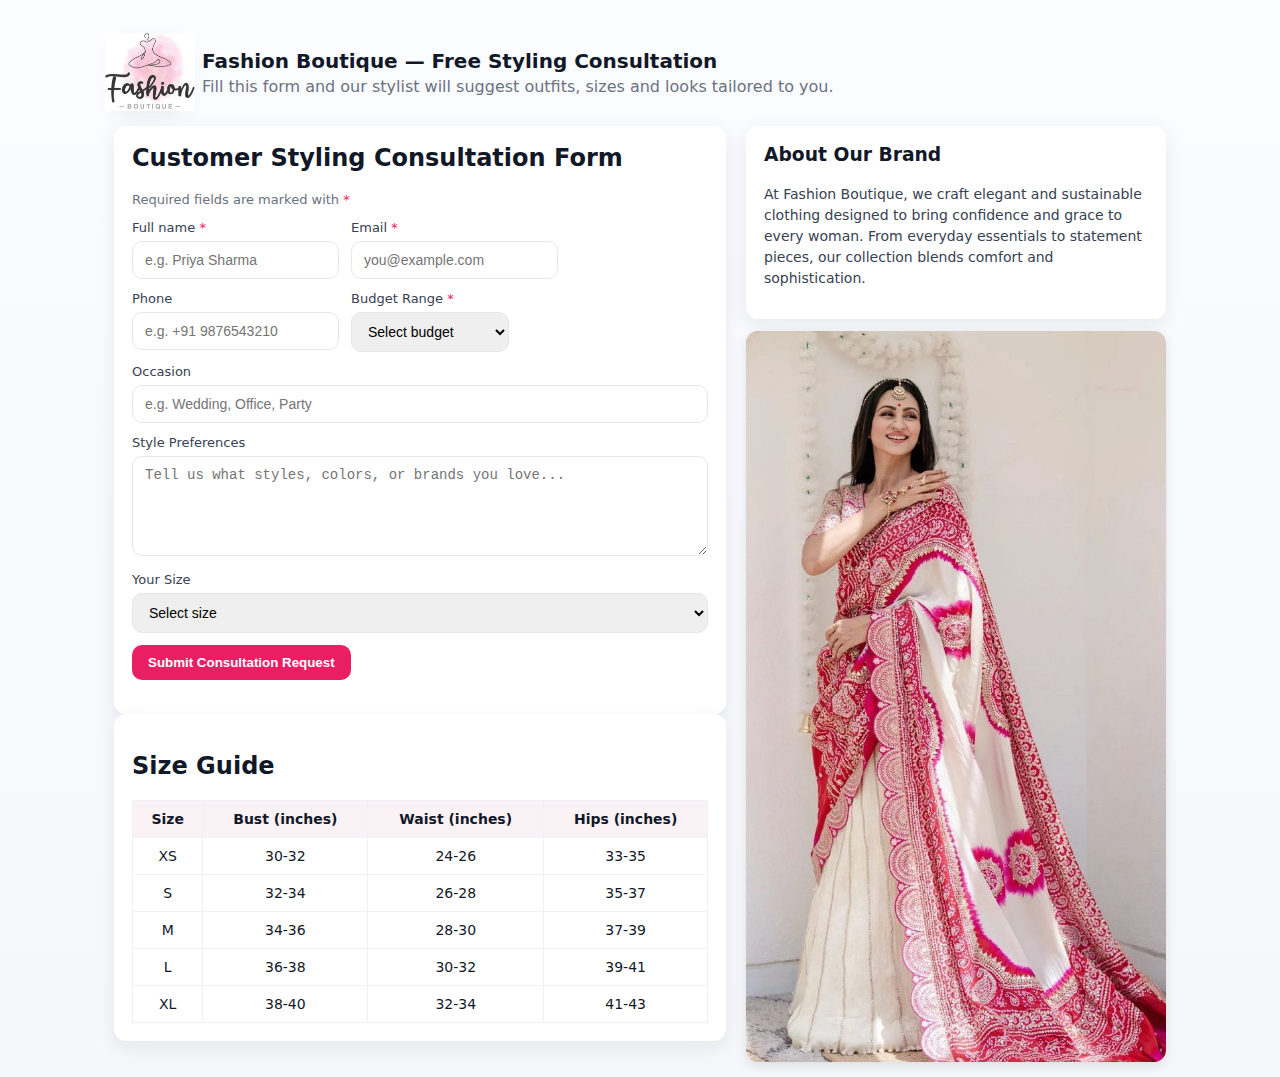
<file: consultation.html>
<!doctype html>
<html lang="en">
<head>
  <meta charset="utf-8" />
  <meta name="viewport" content="width=device-width, initial-scale=1" />
  <title>Fashion Boutique — Customer Styling Consultation</title>
  <link rel="stylesheet" href="stylefiles/consultation.css" />
</head>
<body>
  <div class="container">
    <header>
      <div class="logo">
        <a href="index.html">
          <img src="logopic.jpg" alt="Heritage Couture Logo" class="logo-img">
        </a>
      </div>
      <div>
        <h1>Fashion Boutique — Free Styling Consultation</h1>
        <p class="lead">Fill this form and our stylist will suggest outfits, sizes and looks tailored to you.</p>
      </div>
    </header>
    <div class="grid">
      <main>
        <section class="card">
          <h2 style="margin-top:0">Customer Styling Consultation Form</h2>
          <p class="small">Required fields are marked with <span style="color:var(--accent)">*</span></p>
          <form id="consultForm">
            <div class="row two">
              <div>
                <label for="fullName">Full name <span style="color:var(--accent)">*</span></label>
                <input id="fullName" name="fullName" type="text" placeholder="e.g. Priya Sharma" required pattern="[A-Za-z\s]{2,50}" title="Please enter a valid name (letters only, 2-50 characters)">
              </div>
              <div>
                <label for="email">Email <span style="color:var(--accent)">*</span></label>
                <input id="email" name="email" type="email" placeholder="you@example.com" required pattern="[a-z0-9._%+-]+@[a-z0-9.-]+\.[a-z]{2,}$" title="Please enter a valid email address">
              </div>
            </div>

            <div class="row two">
              <div>
                <label for="phone">Phone</label>
                <input id="phone" name="phone" type="tel" placeholder="e.g. +91 9876543210" pattern="^\+?[0-9]{10,13}$" title="Please enter a valid phone number (10-13 digits, can include +)">
              </div>
              <div>
                <label for="budget">Budget Range <span style="color:var(--accent)">*</span></label>
                <select id="budget" name="budget" required>
                  <option value="">Select budget</option>
                  <option value="under2k">Under ₹2,000</option>
                  <option value="2kto5k">₹2,000 – ₹5,000</option>
                  <option value="5kto10k">₹5,000 – ₹10,000</option>
                  <option value="above10k">Above ₹10,000</option>
                </select>
              </div>
            </div>

            <div class="row">
              <div style="flex:1">
                <label for="occasion">Occasion</label>
                <input id="occasion" name="occasion" type="text" placeholder="e.g. Wedding, Office, Party" maxlength="50" title="Maximum 50 characters allowed">
              </div>
            </div>

            <div class="row">
              <div style="flex:1">
                <label for="stylePref">Style Preferences</label>
                <textarea id="stylePref" name="stylePref" placeholder="Tell us what styles, colors, or brands you love..." maxlength="300" title="Maximum 300 characters allowed"></textarea>
              </div>
            </div>

            <div class="row">
              <div style="flex:1">
                <label for="size">Your Size</label>
                <select id="size" name="size" required>
                  <option value="">Select size</option>
                  <option>XS</option>
                  <option>S</option>
                  <option>M</option>
                  <option>L</option>
                  <option>XL</option>
                  <option>XXL</option>
                </select>
              </div>
            </div>

            <button class="btn" type="submit">Submit Consultation Request</button>

            <p id="responseMsg" style="margin-top:10px; font-weight:bold;"></p>
          </form>
        </section>

        <section class="card">
          <h2>Size Guide</h2>
          <table>
            <thead>
              <tr><th>Size</th><th>Bust (inches)</th><th>Waist (inches)</th><th>Hips (inches)</th></tr>
            </thead>
            <tbody>
              <tr><td>XS</td><td>30-32</td><td>24-26</td><td>33-35</td></tr>
              <tr><td>S</td><td>32-34</td><td>26-28</td><td>35-37</td></tr>
              <tr><td>M</td><td>34-36</td><td>28-30</td><td>37-39</td></tr>
              <tr><td>L</td><td>36-38</td><td>30-32</td><td>39-41</td></tr>
              <tr><td>XL</td><td>38-40</td><td>32-34</td><td>41-43</td></tr>
            </tbody>
          </table>
        </section>
      </main>

      <aside class="sidebar">
        <section class="card">
          <h3>About Our Brand</h3>
          <p class="brand-story">At Fashion Boutique, we craft elegant and sustainable clothing designed to bring confidence and grace to every woman. From everyday essentials to statement pieces, our collection blends comfort and sophistication.</p>
        </section>

        <img src="categoryimages/saree.jpg" alt="Our Boutique" class="brand-img">
      </aside>
    </div>
  </div>

  <!-- JS -->
  <script src="scriptfiles/script-consult.js"></script>
</body>
</html>
</file>
<file: stylefiles/consultation.css>
:root {
  --bg: #f6f7fb;
  --card: #ffffff;
  --accent: #e91e63;
  --muted: #6b7280;
  --radius: 0.75rem;
  --shadow: 0 0.375rem 1.25rem rgba(16, 24, 40, 0.08);
  font-family: Inter, system-ui, -apple-system, 'Segoe UI', Roboto, 'Helvetica Neue', Arial;
}

* {
  box-sizing: border-box;
}

body {
  margin: 0;
  background: linear-gradient(180deg, #fbfcff 0%, var(--bg) 100%);
  color: #111827;
}

.container {
  max-width: 68.75rem;
  margin: 0.75rem auto;
  padding: 1.5rem;
}

header {
  display: flex;
  gap: 1rem;
  align-items: center;
  margin-bottom: 1.125rem;
}

.logo {
  width: 4.5rem;
  height: 4.5rem;
  border-radius: 0.875rem;
  background: linear-gradient(135deg, var(--accent), #ff7ab6);
  display: flex;
  align-items: center;
  justify-content: center;
  color: white;
  font-weight: 700;
  font-size: 1.25rem;
  box-shadow: var(--shadow);
}

h1 {
  margin: 0;
  font-size: 1.25rem;
}

p.lead {
  margin: 0.25rem 0 0;
  color: var(--muted);
}

.grid {
  display: grid;
  grid-template-columns: 1fr 26.25rem;
  gap: 1.25rem;
}

.card {
  background: var(--card);
  border-radius: var(--radius);
  padding: 1.125rem;
  box-shadow: var(--shadow);
}

form .row {
  display: flex;
  gap: 0.75rem;
  margin-bottom: 0.75rem;
}

label {
  display: block;
  font-size: 0.8125rem;
  margin-bottom: 0.375rem;
  color: #374151;
}

input[type=text],
input[type=email],
input[type=tel],
select,
textarea {
  width: 100%;
  padding: 0.625rem 0.75rem;
  border: 0.0625rem solid #e6e7ee;
  border-radius: 0.625rem;
  font-size: 0.875rem;
}

textarea {
  min-height: 6.25rem;
  resize: vertical;
}

.small {
  font-size: 0.8125rem;
  color: var(--muted);
}

.two {
  display: grid;
  grid-template-columns: 1fr 1fr;
  gap: 0.75rem;
}

.btn {
  background: var(--accent);
  color: #fff;
  padding: 0.625rem 1rem;
  border-radius: 0.625rem;
  border: none;
  font-weight: 600;
  cursor: pointer;
  transition: background 0.3s ease;
}

.btn:hover {
  background: #c2185b;
}

table {
  width: 100%;
  border-collapse: collapse;
  margin-top: 0.5rem;
}

th,
td {
  padding: 0.625rem;
  border: 0.0625rem solid #eef2f7;
  text-align: center;
  font-size: 0.875rem;
}

th {
  background: #fbf2f6;
}

.sidebar h3 {
  margin-top: 0;
}

.brand-story {
  font-size: 0.875rem;
  color: #374151;
  line-height: 1.5;
  margin-bottom: 0.75rem;
}

.logo-img {
  width: 5.625rem;
  height: auto;
  display: block;
  object-fit: contain;
}

.brand-img {
  width: 100%;
  height: 80%;
  border-radius: 0.75rem;
  margin-top: 0.75rem;
  object-fit: cover;
  box-shadow: 0 0.25rem 0.75rem rgba(0,0,0,0.1);
}
</file>
